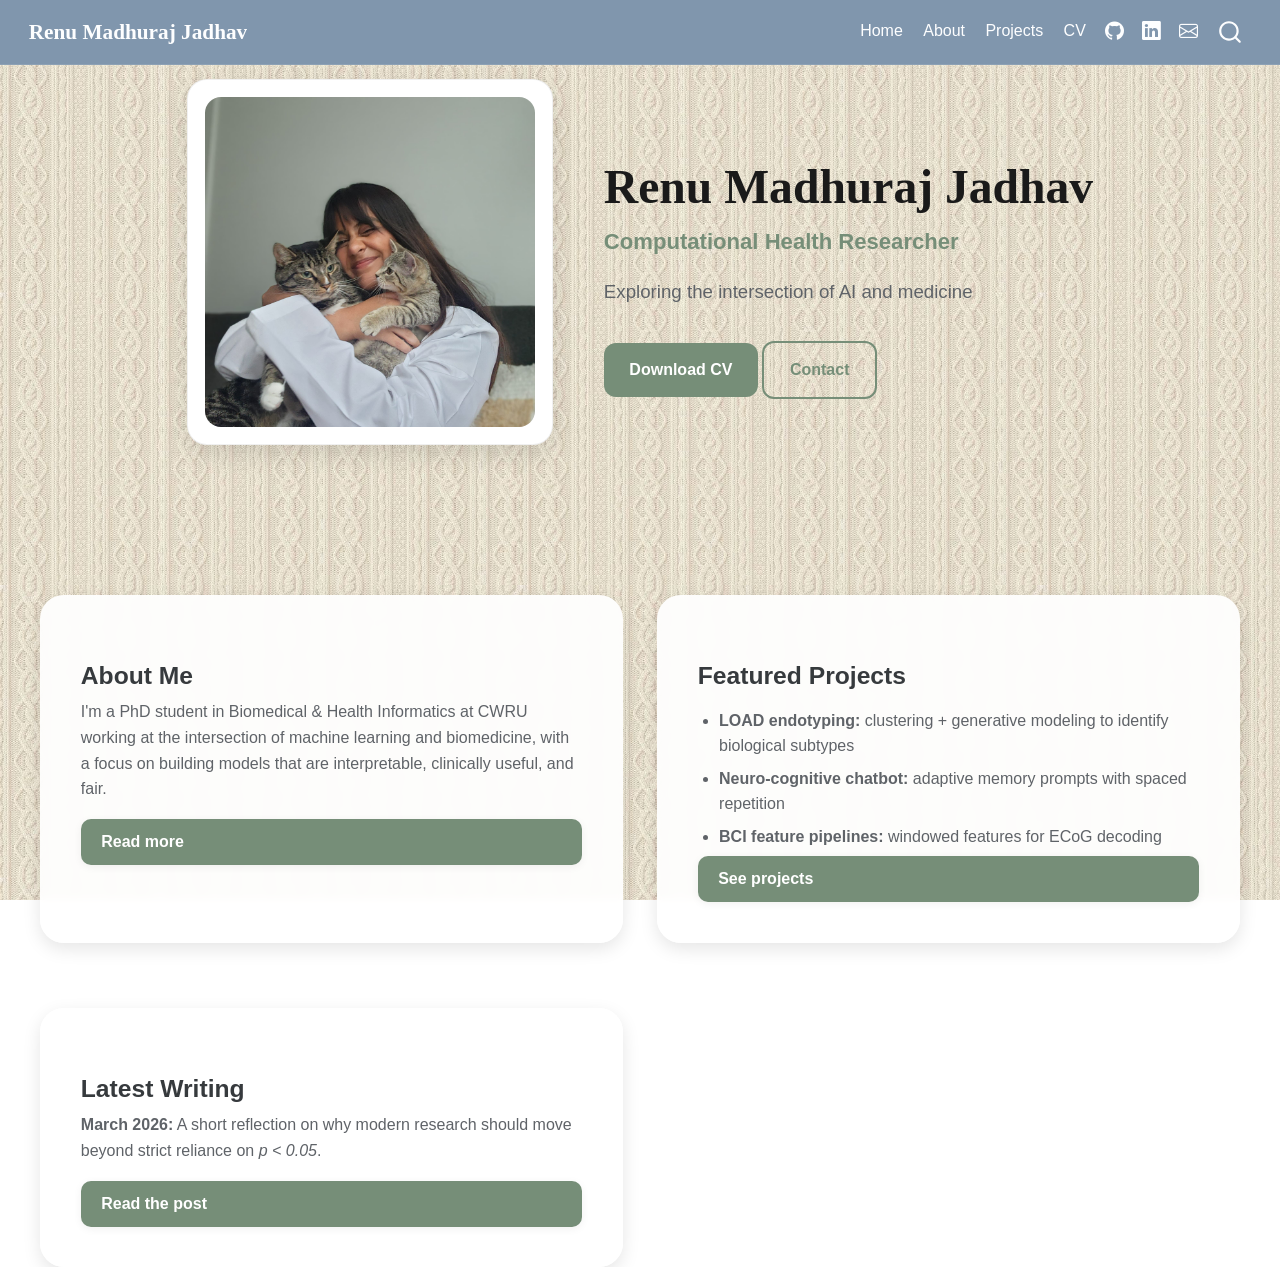
<file: index.html>
<!DOCTYPE html>
<html xmlns="http://www.w3.org/1999/xhtml" lang="en" xml:lang="en"><head>

<meta charset="utf-8">
<meta name="generator" content="quarto-1.6.42">

<meta name="viewport" content="width=device-width, initial-scale=1.0, user-scalable=yes">


<title>Renu Madhuraj Jadhav</title>
<style>
code{white-space: pre-wrap;}
span.smallcaps{font-variant: small-caps;}
div.columns{display: flex; gap: min(4vw, 1.5em);}
div.column{flex: auto; overflow-x: auto;}
div.hanging-indent{margin-left: 1.5em; text-indent: -1.5em;}
ul.task-list{list-style: none;}
ul.task-list li input[type="checkbox"] {
  width: 0.8em;
  margin: 0 0.8em 0.2em -1em; /* quarto-specific, see https://github.com/quarto-dev/quarto-cli/issues/4556 */ 
  vertical-align: middle;
}
</style>


<script src="site_libs/quarto-nav/quarto-nav.js"></script>
<script src="site_libs/quarto-nav/headroom.min.js"></script>
<script src="site_libs/clipboard/clipboard.min.js"></script>
<script src="site_libs/quarto-search/autocomplete.umd.js"></script>
<script src="site_libs/quarto-search/fuse.min.js"></script>
<script src="site_libs/quarto-search/quarto-search.js"></script>
<meta name="quarto:offset" content="./">
<script src="site_libs/quarto-html/quarto.js"></script>
<script src="site_libs/quarto-html/popper.min.js"></script>
<script src="site_libs/quarto-html/tippy.umd.min.js"></script>
<script src="site_libs/quarto-html/anchor.min.js"></script>
<link href="site_libs/quarto-html/tippy.css" rel="stylesheet">
<link href="site_libs/quarto-html/quarto-syntax-highlighting-2f5df379a58b258e96c21c0638c20c03.css" rel="stylesheet" id="quarto-text-highlighting-styles">
<script src="site_libs/bootstrap/bootstrap.min.js"></script>
<link href="site_libs/bootstrap/bootstrap-icons.css" rel="stylesheet">
<link href="site_libs/bootstrap/bootstrap-0cb5735cee7cc8ae56ecf7c7052d4876.min.css" rel="stylesheet" append-hash="true" id="quarto-bootstrap" data-mode="light">
<script id="quarto-search-options" type="application/json">{
  "location": "navbar",
  "copy-button": false,
  "collapse-after": 3,
  "panel-placement": "end",
  "type": "overlay",
  "limit": 50,
  "keyboard-shortcut": [
    "f",
    "/",
    "s"
  ],
  "show-item-context": false,
  "language": {
    "search-no-results-text": "No results",
    "search-matching-documents-text": "matching documents",
    "search-copy-link-title": "Copy link to search",
    "search-hide-matches-text": "Hide additional matches",
    "search-more-match-text": "more match in this document",
    "search-more-matches-text": "more matches in this document",
    "search-clear-button-title": "Clear",
    "search-text-placeholder": "",
    "search-detached-cancel-button-title": "Cancel",
    "search-submit-button-title": "Submit",
    "search-label": "Search"
  }
}</script>


<link rel="stylesheet" href="styles.css">
</head>

<body class="nav-fixed fullcontent">

<div id="quarto-search-results"></div>
  <header id="quarto-header" class="headroom fixed-top">
    <nav class="navbar navbar-expand-lg " data-bs-theme="dark">
      <div class="navbar-container container-fluid">
      <div class="navbar-brand-container mx-auto">
    <a class="navbar-brand" href="./index.html">
    <span class="navbar-title">Renu Madhuraj Jadhav</span>
    </a>
  </div>
            <div id="quarto-search" class="" title="Search"></div>
          <button class="navbar-toggler" type="button" data-bs-toggle="collapse" data-bs-target="#navbarCollapse" aria-controls="navbarCollapse" role="menu" aria-expanded="false" aria-label="Toggle navigation" onclick="if (window.quartoToggleHeadroom) { window.quartoToggleHeadroom(); }">
  <span class="navbar-toggler-icon"></span>
</button>
          <div class="collapse navbar-collapse" id="navbarCollapse">
            <ul class="navbar-nav navbar-nav-scroll ms-auto">
  <li class="nav-item">
    <a class="nav-link active" href="./index.html" aria-current="page"> 
<span class="menu-text">Home</span></a>
  </li>  
  <li class="nav-item">
    <a class="nav-link" href="./about.html"> 
<span class="menu-text">About</span></a>
  </li>  
  <li class="nav-item">
    <a class="nav-link" href="./projects.html"> 
<span class="menu-text">Projects</span></a>
  </li>  
  <li class="nav-item">
    <a class="nav-link" href="./cv.pdf"> 
<span class="menu-text">CV</span></a>
  </li>  
  <li class="nav-item compact">
    <a class="nav-link" href="https://github.com/renujadhav"> <i class="bi bi-github" role="img" aria-label="GitHub">
</i> 
<span class="menu-text"></span></a>
  </li>  
  <li class="nav-item compact">
    <a class="nav-link" href="https://linkedin.com/in/renumadhurajjadhav"> <i class="bi bi-linkedin" role="img" aria-label="LinkedIn">
</i> 
<span class="menu-text"></span></a>
  </li>  
  <li class="nav-item compact">
    <a class="nav-link" href="mailto:renu.m.jadhav01@gmail@com"> <i class="bi bi-envelope" role="img" aria-label="Email">
</i> 
<span class="menu-text"></span></a>
  </li>  
</ul>
          </div> <!-- /navcollapse -->
            <div class="quarto-navbar-tools">
</div>
      </div> <!-- /container-fluid -->
    </nav>
</header>
<!-- content -->
<div id="quarto-content" class="quarto-container page-layout-custom page-navbar">
<!-- sidebar -->
<!-- margin-sidebar -->
<!-- main -->




<style>
/* Background only for this page */
html, body {
  background: url("images/knit.jpg") top left / 520px repeat fixed;
  min-height: 100vh;
}

/* Make all Quarto containers transparent */ 
main, #quarto-content, .page-content, .content,
.quarto-container, .page-columns {
  background: transparent !important;
}
</style>

<section class="hero-section">
  <div class="hero-content">
    <div class="hero-photo-card">
      <img src="images/main.jpeg" alt="Renu Jadhav with her cats" class="hero-photo-clean">
    </div>
    <div class="hero-text">
      <h1 class="hero-name">Renu Madhuraj Jadhav</h1>
      <p class="hero-title">Computational Health Researcher</p>
      <p class="hero-tagline">Exploring the intersection of AI and medicine</p>
      <div class="hero-buttons">
        <a class="btn-primary" href="cv.pdf">Download CV</a>
        <a class="btn-ghost" href="mailto:renu.m.jadhav01@gmail.com">Contact</a>
      </div>
    </div>
  </div>
</section>

<div class="cards">
  <div class="card">
    <h3>About Me</h3>
    <p>I'm a PhD student in Biomedical &amp; Health Informatics at CWRU working at the intersection of machine learning and biomedicine, with a focus on building models that are interpretable, clinically useful, and fair.</p>
    <a href="./about.html" class="link">Read more</a>
  </div>
  <div class="card">
    <h3>Featured Projects</h3>
    <ul class="bullets">
      <li><strong>LOAD endotyping:</strong> clustering + generative modeling to identify biological subtypes</li>
      <li><strong>Neuro-cognitive chatbot:</strong> adaptive memory prompts with spaced repetition</li>
      <li><strong>BCI feature pipelines:</strong> windowed features for ECoG decoding</li>
    </ul>
    <a href="./projects.html" class="link">See projects</a>
  </div>
</div>
<section class="cards">
  <div class="card">
    <h3>Latest Writing</h3>
    <p><strong>March 2026:</strong> A short reflection on why modern research should move beyond strict reliance on <em>p &lt; 0.05</em>.</p>
    <a href="blog.html" class="link">Read the post</a>
  </div>
</section>


<script id="quarto-html-after-body" type="application/javascript">
window.document.addEventListener("DOMContentLoaded", function (event) {
  const toggleBodyColorMode = (bsSheetEl) => {
    const mode = bsSheetEl.getAttribute("data-mode");
    const bodyEl = window.document.querySelector("body");
    if (mode === "dark") {
      bodyEl.classList.add("quarto-dark");
      bodyEl.classList.remove("quarto-light");
    } else {
      bodyEl.classList.add("quarto-light");
      bodyEl.classList.remove("quarto-dark");
    }
  }
  const toggleBodyColorPrimary = () => {
    const bsSheetEl = window.document.querySelector("link#quarto-bootstrap");
    if (bsSheetEl) {
      toggleBodyColorMode(bsSheetEl);
    }
  }
  toggleBodyColorPrimary();  
  const icon = "";
  const anchorJS = new window.AnchorJS();
  anchorJS.options = {
    placement: 'right',
    icon: icon
  };
  anchorJS.add('.anchored');
  const isCodeAnnotation = (el) => {
    for (const clz of el.classList) {
      if (clz.startsWith('code-annotation-')) {                     
        return true;
      }
    }
    return false;
  }
  const onCopySuccess = function(e) {
    // button target
    const button = e.trigger;
    // don't keep focus
    button.blur();
    // flash "checked"
    button.classList.add('code-copy-button-checked');
    var currentTitle = button.getAttribute("title");
    button.setAttribute("title", "Copied!");
    let tooltip;
    if (window.bootstrap) {
      button.setAttribute("data-bs-toggle", "tooltip");
      button.setAttribute("data-bs-placement", "left");
      button.setAttribute("data-bs-title", "Copied!");
      tooltip = new bootstrap.Tooltip(button, 
        { trigger: "manual", 
          customClass: "code-copy-button-tooltip",
          offset: [0, -8]});
      tooltip.show();    
    }
    setTimeout(function() {
      if (tooltip) {
        tooltip.hide();
        button.removeAttribute("data-bs-title");
        button.removeAttribute("data-bs-toggle");
        button.removeAttribute("data-bs-placement");
      }
      button.setAttribute("title", currentTitle);
      button.classList.remove('code-copy-button-checked');
    }, 1000);
    // clear code selection
    e.clearSelection();
  }
  const getTextToCopy = function(trigger) {
      const codeEl = trigger.previousElementSibling.cloneNode(true);
      for (const childEl of codeEl.children) {
        if (isCodeAnnotation(childEl)) {
          childEl.remove();
        }
      }
      return codeEl.innerText;
  }
  const clipboard = new window.ClipboardJS('.code-copy-button:not([data-in-quarto-modal])', {
    text: getTextToCopy
  });
  clipboard.on('success', onCopySuccess);
  if (window.document.getElementById('quarto-embedded-source-code-modal')) {
    const clipboardModal = new window.ClipboardJS('.code-copy-button[data-in-quarto-modal]', {
      text: getTextToCopy,
      container: window.document.getElementById('quarto-embedded-source-code-modal')
    });
    clipboardModal.on('success', onCopySuccess);
  }
    var localhostRegex = new RegExp(/^(?:http|https):\/\/localhost\:?[0-9]*\//);
    var mailtoRegex = new RegExp(/^mailto:/);
      var filterRegex = new RegExp('/' + window.location.host + '/');
    var isInternal = (href) => {
        return filterRegex.test(href) || localhostRegex.test(href) || mailtoRegex.test(href);
    }
    // Inspect non-navigation links and adorn them if external
 	var links = window.document.querySelectorAll('a[href]:not(.nav-link):not(.navbar-brand):not(.toc-action):not(.sidebar-link):not(.sidebar-item-toggle):not(.pagination-link):not(.no-external):not([aria-hidden]):not(.dropdown-item):not(.quarto-navigation-tool):not(.about-link)');
    for (var i=0; i<links.length; i++) {
      const link = links[i];
      if (!isInternal(link.href)) {
        // undo the damage that might have been done by quarto-nav.js in the case of
        // links that we want to consider external
        if (link.dataset.originalHref !== undefined) {
          link.href = link.dataset.originalHref;
        }
      }
    }
  function tippyHover(el, contentFn, onTriggerFn, onUntriggerFn) {
    const config = {
      allowHTML: true,
      maxWidth: 500,
      delay: 100,
      arrow: false,
      appendTo: function(el) {
          return el.parentElement;
      },
      interactive: true,
      interactiveBorder: 10,
      theme: 'quarto',
      placement: 'bottom-start',
    };
    if (contentFn) {
      config.content = contentFn;
    }
    if (onTriggerFn) {
      config.onTrigger = onTriggerFn;
    }
    if (onUntriggerFn) {
      config.onUntrigger = onUntriggerFn;
    }
    window.tippy(el, config); 
  }
  const noterefs = window.document.querySelectorAll('a[role="doc-noteref"]');
  for (var i=0; i<noterefs.length; i++) {
    const ref = noterefs[i];
    tippyHover(ref, function() {
      // use id or data attribute instead here
      let href = ref.getAttribute('data-footnote-href') || ref.getAttribute('href');
      try { href = new URL(href).hash; } catch {}
      const id = href.replace(/^#\/?/, "");
      const note = window.document.getElementById(id);
      if (note) {
        return note.innerHTML;
      } else {
        return "";
      }
    });
  }
  const xrefs = window.document.querySelectorAll('a.quarto-xref');
  const processXRef = (id, note) => {
    // Strip column container classes
    const stripColumnClz = (el) => {
      el.classList.remove("page-full", "page-columns");
      if (el.children) {
        for (const child of el.children) {
          stripColumnClz(child);
        }
      }
    }
    stripColumnClz(note)
    if (id === null || id.startsWith('sec-')) {
      // Special case sections, only their first couple elements
      const container = document.createElement("div");
      if (note.children && note.children.length > 2) {
        container.appendChild(note.children[0].cloneNode(true));
        for (let i = 1; i < note.children.length; i++) {
          const child = note.children[i];
          if (child.tagName === "P" && child.innerText === "") {
            continue;
          } else {
            container.appendChild(child.cloneNode(true));
            break;
          }
        }
        if (window.Quarto?.typesetMath) {
          window.Quarto.typesetMath(container);
        }
        return container.innerHTML
      } else {
        if (window.Quarto?.typesetMath) {
          window.Quarto.typesetMath(note);
        }
        return note.innerHTML;
      }
    } else {
      // Remove any anchor links if they are present
      const anchorLink = note.querySelector('a.anchorjs-link');
      if (anchorLink) {
        anchorLink.remove();
      }
      if (window.Quarto?.typesetMath) {
        window.Quarto.typesetMath(note);
      }
      if (note.classList.contains("callout")) {
        return note.outerHTML;
      } else {
        return note.innerHTML;
      }
    }
  }
  for (var i=0; i<xrefs.length; i++) {
    const xref = xrefs[i];
    tippyHover(xref, undefined, function(instance) {
      instance.disable();
      let url = xref.getAttribute('href');
      let hash = undefined; 
      if (url.startsWith('#')) {
        hash = url;
      } else {
        try { hash = new URL(url).hash; } catch {}
      }
      if (hash) {
        const id = hash.replace(/^#\/?/, "");
        const note = window.document.getElementById(id);
        if (note !== null) {
          try {
            const html = processXRef(id, note.cloneNode(true));
            instance.setContent(html);
          } finally {
            instance.enable();
            instance.show();
          }
        } else {
          // See if we can fetch this
          fetch(url.split('#')[0])
          .then(res => res.text())
          .then(html => {
            const parser = new DOMParser();
            const htmlDoc = parser.parseFromString(html, "text/html");
            const note = htmlDoc.getElementById(id);
            if (note !== null) {
              const html = processXRef(id, note);
              instance.setContent(html);
            } 
          }).finally(() => {
            instance.enable();
            instance.show();
          });
        }
      } else {
        // See if we can fetch a full url (with no hash to target)
        // This is a special case and we should probably do some content thinning / targeting
        fetch(url)
        .then(res => res.text())
        .then(html => {
          const parser = new DOMParser();
          const htmlDoc = parser.parseFromString(html, "text/html");
          const note = htmlDoc.querySelector('main.content');
          if (note !== null) {
            // This should only happen for chapter cross references
            // (since there is no id in the URL)
            // remove the first header
            if (note.children.length > 0 && note.children[0].tagName === "HEADER") {
              note.children[0].remove();
            }
            const html = processXRef(null, note);
            instance.setContent(html);
          } 
        }).finally(() => {
          instance.enable();
          instance.show();
        });
      }
    }, function(instance) {
    });
  }
      let selectedAnnoteEl;
      const selectorForAnnotation = ( cell, annotation) => {
        let cellAttr = 'data-code-cell="' + cell + '"';
        let lineAttr = 'data-code-annotation="' +  annotation + '"';
        const selector = 'span[' + cellAttr + '][' + lineAttr + ']';
        return selector;
      }
      const selectCodeLines = (annoteEl) => {
        const doc = window.document;
        const targetCell = annoteEl.getAttribute("data-target-cell");
        const targetAnnotation = annoteEl.getAttribute("data-target-annotation");
        const annoteSpan = window.document.querySelector(selectorForAnnotation(targetCell, targetAnnotation));
        const lines = annoteSpan.getAttribute("data-code-lines").split(",");
        const lineIds = lines.map((line) => {
          return targetCell + "-" + line;
        })
        let top = null;
        let height = null;
        let parent = null;
        if (lineIds.length > 0) {
            //compute the position of the single el (top and bottom and make a div)
            const el = window.document.getElementById(lineIds[0]);
            top = el.offsetTop;
            height = el.offsetHeight;
            parent = el.parentElement.parentElement;
          if (lineIds.length > 1) {
            const lastEl = window.document.getElementById(lineIds[lineIds.length - 1]);
            const bottom = lastEl.offsetTop + lastEl.offsetHeight;
            height = bottom - top;
          }
          if (top !== null && height !== null && parent !== null) {
            // cook up a div (if necessary) and position it 
            let div = window.document.getElementById("code-annotation-line-highlight");
            if (div === null) {
              div = window.document.createElement("div");
              div.setAttribute("id", "code-annotation-line-highlight");
              div.style.position = 'absolute';
              parent.appendChild(div);
            }
            div.style.top = top - 2 + "px";
            div.style.height = height + 4 + "px";
            div.style.left = 0;
            let gutterDiv = window.document.getElementById("code-annotation-line-highlight-gutter");
            if (gutterDiv === null) {
              gutterDiv = window.document.createElement("div");
              gutterDiv.setAttribute("id", "code-annotation-line-highlight-gutter");
              gutterDiv.style.position = 'absolute';
              const codeCell = window.document.getElementById(targetCell);
              const gutter = codeCell.querySelector('.code-annotation-gutter');
              gutter.appendChild(gutterDiv);
            }
            gutterDiv.style.top = top - 2 + "px";
            gutterDiv.style.height = height + 4 + "px";
          }
          selectedAnnoteEl = annoteEl;
        }
      };
      const unselectCodeLines = () => {
        const elementsIds = ["code-annotation-line-highlight", "code-annotation-line-highlight-gutter"];
        elementsIds.forEach((elId) => {
          const div = window.document.getElementById(elId);
          if (div) {
            div.remove();
          }
        });
        selectedAnnoteEl = undefined;
      };
        // Handle positioning of the toggle
    window.addEventListener(
      "resize",
      throttle(() => {
        elRect = undefined;
        if (selectedAnnoteEl) {
          selectCodeLines(selectedAnnoteEl);
        }
      }, 10)
    );
    function throttle(fn, ms) {
    let throttle = false;
    let timer;
      return (...args) => {
        if(!throttle) { // first call gets through
            fn.apply(this, args);
            throttle = true;
        } else { // all the others get throttled
            if(timer) clearTimeout(timer); // cancel #2
            timer = setTimeout(() => {
              fn.apply(this, args);
              timer = throttle = false;
            }, ms);
        }
      };
    }
      // Attach click handler to the DT
      const annoteDls = window.document.querySelectorAll('dt[data-target-cell]');
      for (const annoteDlNode of annoteDls) {
        annoteDlNode.addEventListener('click', (event) => {
          const clickedEl = event.target;
          if (clickedEl !== selectedAnnoteEl) {
            unselectCodeLines();
            const activeEl = window.document.querySelector('dt[data-target-cell].code-annotation-active');
            if (activeEl) {
              activeEl.classList.remove('code-annotation-active');
            }
            selectCodeLines(clickedEl);
            clickedEl.classList.add('code-annotation-active');
          } else {
            // Unselect the line
            unselectCodeLines();
            clickedEl.classList.remove('code-annotation-active');
          }
        });
      }
  const findCites = (el) => {
    const parentEl = el.parentElement;
    if (parentEl) {
      const cites = parentEl.dataset.cites;
      if (cites) {
        return {
          el,
          cites: cites.split(' ')
        };
      } else {
        return findCites(el.parentElement)
      }
    } else {
      return undefined;
    }
  };
  var bibliorefs = window.document.querySelectorAll('a[role="doc-biblioref"]');
  for (var i=0; i<bibliorefs.length; i++) {
    const ref = bibliorefs[i];
    const citeInfo = findCites(ref);
    if (citeInfo) {
      tippyHover(citeInfo.el, function() {
        var popup = window.document.createElement('div');
        citeInfo.cites.forEach(function(cite) {
          var citeDiv = window.document.createElement('div');
          citeDiv.classList.add('hanging-indent');
          citeDiv.classList.add('csl-entry');
          var biblioDiv = window.document.getElementById('ref-' + cite);
          if (biblioDiv) {
            citeDiv.innerHTML = biblioDiv.innerHTML;
          }
          popup.appendChild(citeDiv);
        });
        return popup.innerHTML;
      });
    }
  }
});
</script>
</div> <!-- /content -->




</body></html>
</file>
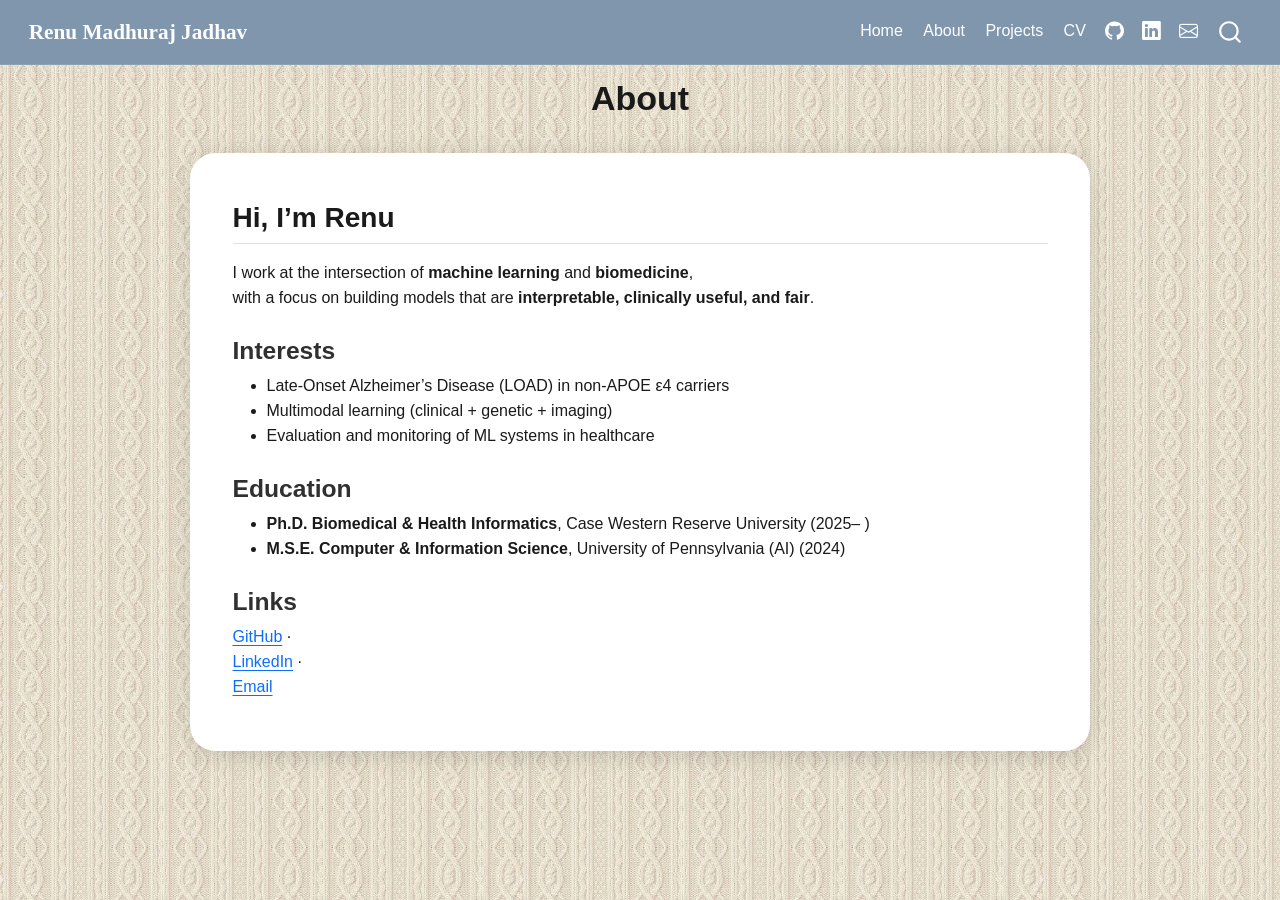
<file: about.html>
<!DOCTYPE html>
<html xmlns="http://www.w3.org/1999/xhtml" lang="en" xml:lang="en"><head>

<meta charset="utf-8">
<meta name="generator" content="quarto-1.6.42">

<meta name="viewport" content="width=device-width, initial-scale=1.0, user-scalable=yes">


<title>About – Renu Madhuraj Jadhav</title>
<style>
code{white-space: pre-wrap;}
span.smallcaps{font-variant: small-caps;}
div.columns{display: flex; gap: min(4vw, 1.5em);}
div.column{flex: auto; overflow-x: auto;}
div.hanging-indent{margin-left: 1.5em; text-indent: -1.5em;}
ul.task-list{list-style: none;}
ul.task-list li input[type="checkbox"] {
  width: 0.8em;
  margin: 0 0.8em 0.2em -1em; /* quarto-specific, see https://github.com/quarto-dev/quarto-cli/issues/4556 */ 
  vertical-align: middle;
}
</style>


<script src="site_libs/quarto-nav/quarto-nav.js"></script>
<script src="site_libs/quarto-nav/headroom.min.js"></script>
<script src="site_libs/clipboard/clipboard.min.js"></script>
<script src="site_libs/quarto-search/autocomplete.umd.js"></script>
<script src="site_libs/quarto-search/fuse.min.js"></script>
<script src="site_libs/quarto-search/quarto-search.js"></script>
<meta name="quarto:offset" content="./">
<script src="site_libs/quarto-html/quarto.js"></script>
<script src="site_libs/quarto-html/popper.min.js"></script>
<script src="site_libs/quarto-html/tippy.umd.min.js"></script>
<script src="site_libs/quarto-html/anchor.min.js"></script>
<link href="site_libs/quarto-html/tippy.css" rel="stylesheet">
<link href="site_libs/quarto-html/quarto-syntax-highlighting-2f5df379a58b258e96c21c0638c20c03.css" rel="stylesheet" id="quarto-text-highlighting-styles">
<script src="site_libs/bootstrap/bootstrap.min.js"></script>
<link href="site_libs/bootstrap/bootstrap-icons.css" rel="stylesheet">
<link href="site_libs/bootstrap/bootstrap-0cb5735cee7cc8ae56ecf7c7052d4876.min.css" rel="stylesheet" append-hash="true" id="quarto-bootstrap" data-mode="light">
<script id="quarto-search-options" type="application/json">{
  "location": "navbar",
  "copy-button": false,
  "collapse-after": 3,
  "panel-placement": "end",
  "type": "overlay",
  "limit": 50,
  "keyboard-shortcut": [
    "f",
    "/",
    "s"
  ],
  "show-item-context": false,
  "language": {
    "search-no-results-text": "No results",
    "search-matching-documents-text": "matching documents",
    "search-copy-link-title": "Copy link to search",
    "search-hide-matches-text": "Hide additional matches",
    "search-more-match-text": "more match in this document",
    "search-more-matches-text": "more matches in this document",
    "search-clear-button-title": "Clear",
    "search-text-placeholder": "",
    "search-detached-cancel-button-title": "Cancel",
    "search-submit-button-title": "Submit",
    "search-label": "Search"
  }
}</script>


<link rel="stylesheet" href="styles.css">
</head>

<body class="nav-fixed fullcontent">

<div id="quarto-search-results"></div>
  <header id="quarto-header" class="headroom fixed-top">
    <nav class="navbar navbar-expand-lg " data-bs-theme="dark">
      <div class="navbar-container container-fluid">
      <div class="navbar-brand-container mx-auto">
    <a class="navbar-brand" href="./index.html">
    <span class="navbar-title">Renu Madhuraj Jadhav</span>
    </a>
  </div>
            <div id="quarto-search" class="" title="Search"></div>
          <button class="navbar-toggler" type="button" data-bs-toggle="collapse" data-bs-target="#navbarCollapse" aria-controls="navbarCollapse" role="menu" aria-expanded="false" aria-label="Toggle navigation" onclick="if (window.quartoToggleHeadroom) { window.quartoToggleHeadroom(); }">
  <span class="navbar-toggler-icon"></span>
</button>
          <div class="collapse navbar-collapse" id="navbarCollapse">
            <ul class="navbar-nav navbar-nav-scroll ms-auto">
  <li class="nav-item">
    <a class="nav-link" href="./index.html"> 
<span class="menu-text">Home</span></a>
  </li>  
  <li class="nav-item">
    <a class="nav-link active" href="./about.html" aria-current="page"> 
<span class="menu-text">About</span></a>
  </li>  
  <li class="nav-item">
    <a class="nav-link" href="./projects.html"> 
<span class="menu-text">Projects</span></a>
  </li>  
  <li class="nav-item">
    <a class="nav-link" href="./cv.pdf"> 
<span class="menu-text">CV</span></a>
  </li>  
  <li class="nav-item compact">
    <a class="nav-link" href="https://github.com/renujadhav"> <i class="bi bi-github" role="img" aria-label="GitHub">
</i> 
<span class="menu-text"></span></a>
  </li>  
  <li class="nav-item compact">
    <a class="nav-link" href="https://linkedin.com/in/renumadhurajjadhav"> <i class="bi bi-linkedin" role="img" aria-label="LinkedIn">
</i> 
<span class="menu-text"></span></a>
  </li>  
  <li class="nav-item compact">
    <a class="nav-link" href="mailto:renu.m.jadhav01@gmail@com"> <i class="bi bi-envelope" role="img" aria-label="Email">
</i> 
<span class="menu-text"></span></a>
  </li>  
</ul>
          </div> <!-- /navcollapse -->
            <div class="quarto-navbar-tools">
</div>
      </div> <!-- /container-fluid -->
    </nav>
</header>
<!-- content -->
<div id="quarto-content" class="quarto-container page-layout-custom page-navbar">
<!-- sidebar -->
<!-- margin-sidebar -->
<!-- main -->

<header id="title-block-header" class="quarto-title-block default">
<div class="quarto-title">
<h1 class="title">About</h1>
</div>



<div class="quarto-title-meta">

    
  
    
  </div>
  


</header>


<section id="hi-im-renu" class="level2 about-card">
<h2 data-anchor-id="hi-im-renu">Hi, I’m Renu</h2>
<p>I work at the intersection of <strong>machine learning</strong> and <strong>biomedicine</strong>,<br>
with a focus on building models that are <strong>interpretable, clinically useful, and fair</strong>.</p>
<section id="interests" class="level3">
<h3 data-anchor-id="interests">Interests</h3>
<ul>
<li>Late-Onset Alzheimer’s Disease (LOAD) in non-APOE ε4 carriers</li>
<li>Multimodal learning (clinical + genetic + imaging)</li>
<li>Evaluation and monitoring of ML systems in healthcare</li>
</ul>
</section>
<section id="education" class="level3">
<h3 data-anchor-id="education">Education</h3>
<ul>
<li><strong>Ph.D.&nbsp;Biomedical &amp; Health Informatics</strong>, Case Western Reserve University (2025– )</li>
<li><strong>M.S.E. Computer &amp; Information Science</strong>, University of Pennsylvania (AI) (2024)</li>
</ul>
</section>
<section id="links" class="level3">
<h3 data-anchor-id="links">Links</h3>
<p><a href="https://github.com/renujadhav">GitHub</a> ·<br>
<a href="https://linkedin.com/in/renumadhurajjadhav">LinkedIn</a> ·<br>
<a href="mailto:renu.m.jadhav01@gmail.com">Email</a></p>
</section>
</section>




<script id="quarto-html-after-body" type="application/javascript">
window.document.addEventListener("DOMContentLoaded", function (event) {
  const toggleBodyColorMode = (bsSheetEl) => {
    const mode = bsSheetEl.getAttribute("data-mode");
    const bodyEl = window.document.querySelector("body");
    if (mode === "dark") {
      bodyEl.classList.add("quarto-dark");
      bodyEl.classList.remove("quarto-light");
    } else {
      bodyEl.classList.add("quarto-light");
      bodyEl.classList.remove("quarto-dark");
    }
  }
  const toggleBodyColorPrimary = () => {
    const bsSheetEl = window.document.querySelector("link#quarto-bootstrap");
    if (bsSheetEl) {
      toggleBodyColorMode(bsSheetEl);
    }
  }
  toggleBodyColorPrimary();  
  const icon = "";
  const anchorJS = new window.AnchorJS();
  anchorJS.options = {
    placement: 'right',
    icon: icon
  };
  anchorJS.add('.anchored');
  const isCodeAnnotation = (el) => {
    for (const clz of el.classList) {
      if (clz.startsWith('code-annotation-')) {                     
        return true;
      }
    }
    return false;
  }
  const onCopySuccess = function(e) {
    // button target
    const button = e.trigger;
    // don't keep focus
    button.blur();
    // flash "checked"
    button.classList.add('code-copy-button-checked');
    var currentTitle = button.getAttribute("title");
    button.setAttribute("title", "Copied!");
    let tooltip;
    if (window.bootstrap) {
      button.setAttribute("data-bs-toggle", "tooltip");
      button.setAttribute("data-bs-placement", "left");
      button.setAttribute("data-bs-title", "Copied!");
      tooltip = new bootstrap.Tooltip(button, 
        { trigger: "manual", 
          customClass: "code-copy-button-tooltip",
          offset: [0, -8]});
      tooltip.show();    
    }
    setTimeout(function() {
      if (tooltip) {
        tooltip.hide();
        button.removeAttribute("data-bs-title");
        button.removeAttribute("data-bs-toggle");
        button.removeAttribute("data-bs-placement");
      }
      button.setAttribute("title", currentTitle);
      button.classList.remove('code-copy-button-checked');
    }, 1000);
    // clear code selection
    e.clearSelection();
  }
  const getTextToCopy = function(trigger) {
      const codeEl = trigger.previousElementSibling.cloneNode(true);
      for (const childEl of codeEl.children) {
        if (isCodeAnnotation(childEl)) {
          childEl.remove();
        }
      }
      return codeEl.innerText;
  }
  const clipboard = new window.ClipboardJS('.code-copy-button:not([data-in-quarto-modal])', {
    text: getTextToCopy
  });
  clipboard.on('success', onCopySuccess);
  if (window.document.getElementById('quarto-embedded-source-code-modal')) {
    const clipboardModal = new window.ClipboardJS('.code-copy-button[data-in-quarto-modal]', {
      text: getTextToCopy,
      container: window.document.getElementById('quarto-embedded-source-code-modal')
    });
    clipboardModal.on('success', onCopySuccess);
  }
    var localhostRegex = new RegExp(/^(?:http|https):\/\/localhost\:?[0-9]*\//);
    var mailtoRegex = new RegExp(/^mailto:/);
      var filterRegex = new RegExp('/' + window.location.host + '/');
    var isInternal = (href) => {
        return filterRegex.test(href) || localhostRegex.test(href) || mailtoRegex.test(href);
    }
    // Inspect non-navigation links and adorn them if external
 	var links = window.document.querySelectorAll('a[href]:not(.nav-link):not(.navbar-brand):not(.toc-action):not(.sidebar-link):not(.sidebar-item-toggle):not(.pagination-link):not(.no-external):not([aria-hidden]):not(.dropdown-item):not(.quarto-navigation-tool):not(.about-link)');
    for (var i=0; i<links.length; i++) {
      const link = links[i];
      if (!isInternal(link.href)) {
        // undo the damage that might have been done by quarto-nav.js in the case of
        // links that we want to consider external
        if (link.dataset.originalHref !== undefined) {
          link.href = link.dataset.originalHref;
        }
      }
    }
  function tippyHover(el, contentFn, onTriggerFn, onUntriggerFn) {
    const config = {
      allowHTML: true,
      maxWidth: 500,
      delay: 100,
      arrow: false,
      appendTo: function(el) {
          return el.parentElement;
      },
      interactive: true,
      interactiveBorder: 10,
      theme: 'quarto',
      placement: 'bottom-start',
    };
    if (contentFn) {
      config.content = contentFn;
    }
    if (onTriggerFn) {
      config.onTrigger = onTriggerFn;
    }
    if (onUntriggerFn) {
      config.onUntrigger = onUntriggerFn;
    }
    window.tippy(el, config); 
  }
  const noterefs = window.document.querySelectorAll('a[role="doc-noteref"]');
  for (var i=0; i<noterefs.length; i++) {
    const ref = noterefs[i];
    tippyHover(ref, function() {
      // use id or data attribute instead here
      let href = ref.getAttribute('data-footnote-href') || ref.getAttribute('href');
      try { href = new URL(href).hash; } catch {}
      const id = href.replace(/^#\/?/, "");
      const note = window.document.getElementById(id);
      if (note) {
        return note.innerHTML;
      } else {
        return "";
      }
    });
  }
  const xrefs = window.document.querySelectorAll('a.quarto-xref');
  const processXRef = (id, note) => {
    // Strip column container classes
    const stripColumnClz = (el) => {
      el.classList.remove("page-full", "page-columns");
      if (el.children) {
        for (const child of el.children) {
          stripColumnClz(child);
        }
      }
    }
    stripColumnClz(note)
    if (id === null || id.startsWith('sec-')) {
      // Special case sections, only their first couple elements
      const container = document.createElement("div");
      if (note.children && note.children.length > 2) {
        container.appendChild(note.children[0].cloneNode(true));
        for (let i = 1; i < note.children.length; i++) {
          const child = note.children[i];
          if (child.tagName === "P" && child.innerText === "") {
            continue;
          } else {
            container.appendChild(child.cloneNode(true));
            break;
          }
        }
        if (window.Quarto?.typesetMath) {
          window.Quarto.typesetMath(container);
        }
        return container.innerHTML
      } else {
        if (window.Quarto?.typesetMath) {
          window.Quarto.typesetMath(note);
        }
        return note.innerHTML;
      }
    } else {
      // Remove any anchor links if they are present
      const anchorLink = note.querySelector('a.anchorjs-link');
      if (anchorLink) {
        anchorLink.remove();
      }
      if (window.Quarto?.typesetMath) {
        window.Quarto.typesetMath(note);
      }
      if (note.classList.contains("callout")) {
        return note.outerHTML;
      } else {
        return note.innerHTML;
      }
    }
  }
  for (var i=0; i<xrefs.length; i++) {
    const xref = xrefs[i];
    tippyHover(xref, undefined, function(instance) {
      instance.disable();
      let url = xref.getAttribute('href');
      let hash = undefined; 
      if (url.startsWith('#')) {
        hash = url;
      } else {
        try { hash = new URL(url).hash; } catch {}
      }
      if (hash) {
        const id = hash.replace(/^#\/?/, "");
        const note = window.document.getElementById(id);
        if (note !== null) {
          try {
            const html = processXRef(id, note.cloneNode(true));
            instance.setContent(html);
          } finally {
            instance.enable();
            instance.show();
          }
        } else {
          // See if we can fetch this
          fetch(url.split('#')[0])
          .then(res => res.text())
          .then(html => {
            const parser = new DOMParser();
            const htmlDoc = parser.parseFromString(html, "text/html");
            const note = htmlDoc.getElementById(id);
            if (note !== null) {
              const html = processXRef(id, note);
              instance.setContent(html);
            } 
          }).finally(() => {
            instance.enable();
            instance.show();
          });
        }
      } else {
        // See if we can fetch a full url (with no hash to target)
        // This is a special case and we should probably do some content thinning / targeting
        fetch(url)
        .then(res => res.text())
        .then(html => {
          const parser = new DOMParser();
          const htmlDoc = parser.parseFromString(html, "text/html");
          const note = htmlDoc.querySelector('main.content');
          if (note !== null) {
            // This should only happen for chapter cross references
            // (since there is no id in the URL)
            // remove the first header
            if (note.children.length > 0 && note.children[0].tagName === "HEADER") {
              note.children[0].remove();
            }
            const html = processXRef(null, note);
            instance.setContent(html);
          } 
        }).finally(() => {
          instance.enable();
          instance.show();
        });
      }
    }, function(instance) {
    });
  }
      let selectedAnnoteEl;
      const selectorForAnnotation = ( cell, annotation) => {
        let cellAttr = 'data-code-cell="' + cell + '"';
        let lineAttr = 'data-code-annotation="' +  annotation + '"';
        const selector = 'span[' + cellAttr + '][' + lineAttr + ']';
        return selector;
      }
      const selectCodeLines = (annoteEl) => {
        const doc = window.document;
        const targetCell = annoteEl.getAttribute("data-target-cell");
        const targetAnnotation = annoteEl.getAttribute("data-target-annotation");
        const annoteSpan = window.document.querySelector(selectorForAnnotation(targetCell, targetAnnotation));
        const lines = annoteSpan.getAttribute("data-code-lines").split(",");
        const lineIds = lines.map((line) => {
          return targetCell + "-" + line;
        })
        let top = null;
        let height = null;
        let parent = null;
        if (lineIds.length > 0) {
            //compute the position of the single el (top and bottom and make a div)
            const el = window.document.getElementById(lineIds[0]);
            top = el.offsetTop;
            height = el.offsetHeight;
            parent = el.parentElement.parentElement;
          if (lineIds.length > 1) {
            const lastEl = window.document.getElementById(lineIds[lineIds.length - 1]);
            const bottom = lastEl.offsetTop + lastEl.offsetHeight;
            height = bottom - top;
          }
          if (top !== null && height !== null && parent !== null) {
            // cook up a div (if necessary) and position it 
            let div = window.document.getElementById("code-annotation-line-highlight");
            if (div === null) {
              div = window.document.createElement("div");
              div.setAttribute("id", "code-annotation-line-highlight");
              div.style.position = 'absolute';
              parent.appendChild(div);
            }
            div.style.top = top - 2 + "px";
            div.style.height = height + 4 + "px";
            div.style.left = 0;
            let gutterDiv = window.document.getElementById("code-annotation-line-highlight-gutter");
            if (gutterDiv === null) {
              gutterDiv = window.document.createElement("div");
              gutterDiv.setAttribute("id", "code-annotation-line-highlight-gutter");
              gutterDiv.style.position = 'absolute';
              const codeCell = window.document.getElementById(targetCell);
              const gutter = codeCell.querySelector('.code-annotation-gutter');
              gutter.appendChild(gutterDiv);
            }
            gutterDiv.style.top = top - 2 + "px";
            gutterDiv.style.height = height + 4 + "px";
          }
          selectedAnnoteEl = annoteEl;
        }
      };
      const unselectCodeLines = () => {
        const elementsIds = ["code-annotation-line-highlight", "code-annotation-line-highlight-gutter"];
        elementsIds.forEach((elId) => {
          const div = window.document.getElementById(elId);
          if (div) {
            div.remove();
          }
        });
        selectedAnnoteEl = undefined;
      };
        // Handle positioning of the toggle
    window.addEventListener(
      "resize",
      throttle(() => {
        elRect = undefined;
        if (selectedAnnoteEl) {
          selectCodeLines(selectedAnnoteEl);
        }
      }, 10)
    );
    function throttle(fn, ms) {
    let throttle = false;
    let timer;
      return (...args) => {
        if(!throttle) { // first call gets through
            fn.apply(this, args);
            throttle = true;
        } else { // all the others get throttled
            if(timer) clearTimeout(timer); // cancel #2
            timer = setTimeout(() => {
              fn.apply(this, args);
              timer = throttle = false;
            }, ms);
        }
      };
    }
      // Attach click handler to the DT
      const annoteDls = window.document.querySelectorAll('dt[data-target-cell]');
      for (const annoteDlNode of annoteDls) {
        annoteDlNode.addEventListener('click', (event) => {
          const clickedEl = event.target;
          if (clickedEl !== selectedAnnoteEl) {
            unselectCodeLines();
            const activeEl = window.document.querySelector('dt[data-target-cell].code-annotation-active');
            if (activeEl) {
              activeEl.classList.remove('code-annotation-active');
            }
            selectCodeLines(clickedEl);
            clickedEl.classList.add('code-annotation-active');
          } else {
            // Unselect the line
            unselectCodeLines();
            clickedEl.classList.remove('code-annotation-active');
          }
        });
      }
  const findCites = (el) => {
    const parentEl = el.parentElement;
    if (parentEl) {
      const cites = parentEl.dataset.cites;
      if (cites) {
        return {
          el,
          cites: cites.split(' ')
        };
      } else {
        return findCites(el.parentElement)
      }
    } else {
      return undefined;
    }
  };
  var bibliorefs = window.document.querySelectorAll('a[role="doc-biblioref"]');
  for (var i=0; i<bibliorefs.length; i++) {
    const ref = bibliorefs[i];
    const citeInfo = findCites(ref);
    if (citeInfo) {
      tippyHover(citeInfo.el, function() {
        var popup = window.document.createElement('div');
        citeInfo.cites.forEach(function(cite) {
          var citeDiv = window.document.createElement('div');
          citeDiv.classList.add('hanging-indent');
          citeDiv.classList.add('csl-entry');
          var biblioDiv = window.document.getElementById('ref-' + cite);
          if (biblioDiv) {
            citeDiv.innerHTML = biblioDiv.innerHTML;
          }
          popup.appendChild(citeDiv);
        });
        return popup.innerHTML;
      });
    }
  }
});
</script>
</div> <!-- /content -->




</body></html>
</file>
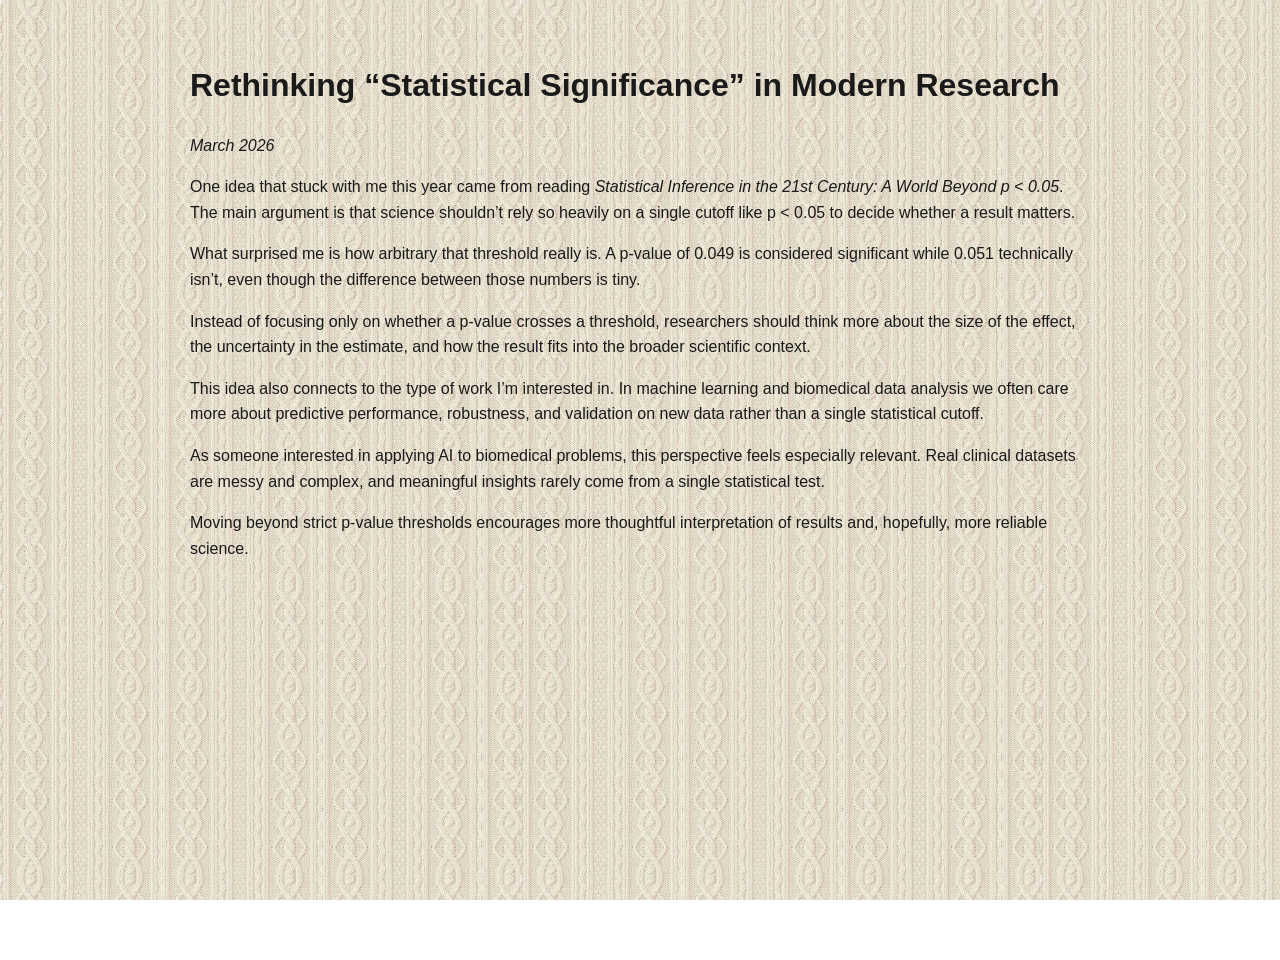
<file: blog.html>
<!DOCTYPE html>
<html>
<head>
  <title>Rethinking Statistical Significance</title>
  <link rel="stylesheet" href="styles.css">
</head>

<body style="max-width:900px;margin:60px auto;font-family:Inter,sans-serif;line-height:1.6">

<h1>Rethinking “Statistical Significance” in Modern Research</h1>
<p><em>March 2026</em></p>

<p>
One idea that stuck with me this year came from reading
<i>Statistical Inference in the 21st Century: A World Beyond p &lt; 0.05</i>.
The main argument is that science shouldn’t rely so heavily on a single cutoff
like p &lt; 0.05 to decide whether a result matters.
</p>

<p>
What surprised me is how arbitrary that threshold really is. A p-value of
0.049 is considered significant while 0.051 technically isn’t, even though
the difference between those numbers is tiny.
</p>

<p>
Instead of focusing only on whether a p-value crosses a threshold,
researchers should think more about the size of the effect, the uncertainty
in the estimate, and how the result fits into the broader scientific context.
</p>

<p>
This idea also connects to the type of work I’m interested in. In machine
learning and biomedical data analysis we often care more about predictive
performance, robustness, and validation on new data rather than a single
statistical cutoff.
</p>

<p>
As someone interested in applying AI to biomedical problems, this perspective
feels especially relevant. Real clinical datasets are messy and complex, and
meaningful insights rarely come from a single statistical test.
</p>

<p>
Moving beyond strict p-value thresholds encourages more thoughtful
interpretation of results and, hopefully, more reliable science.
</p>

</body>
</html>
</file>
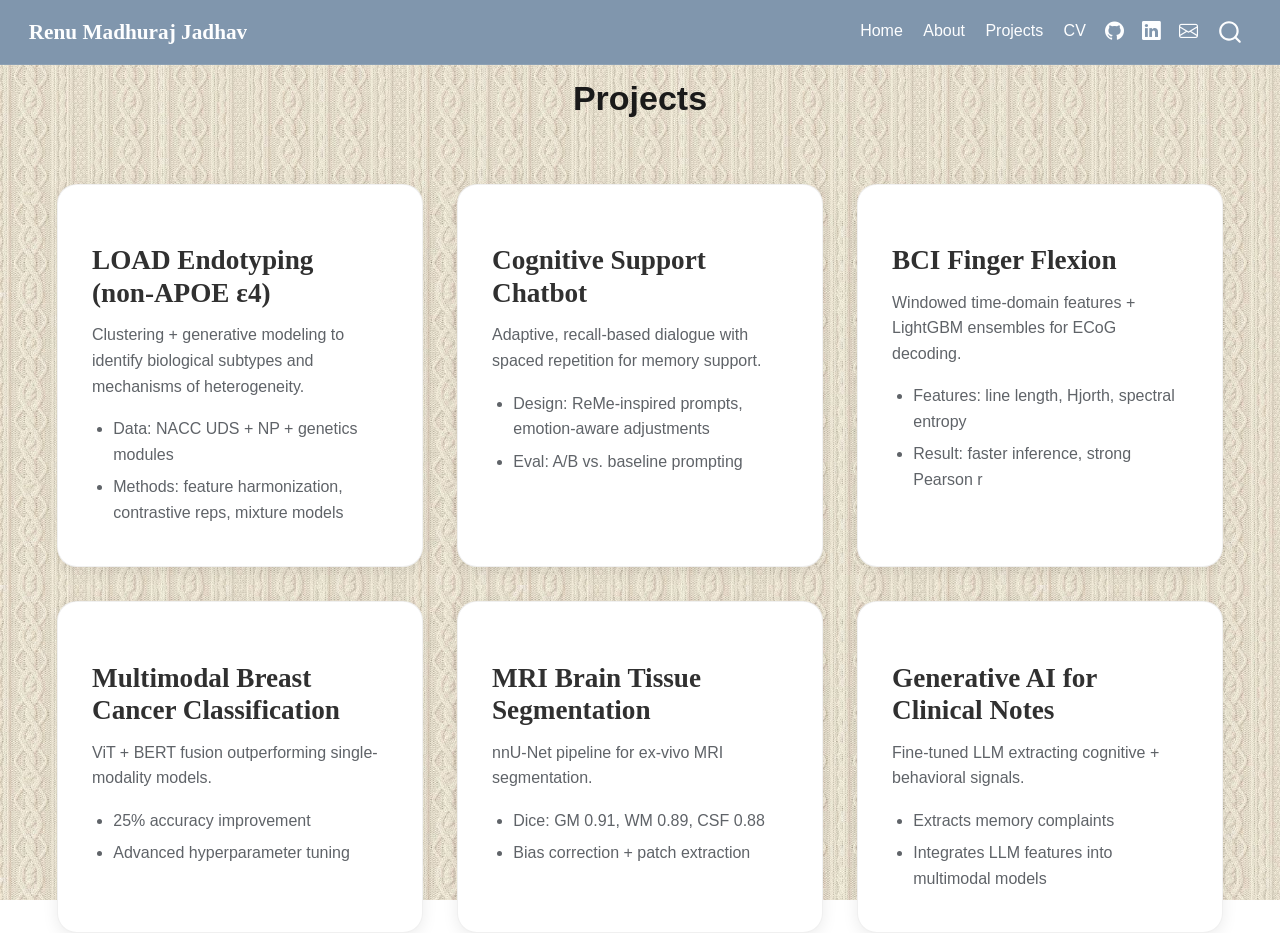
<file: projects.html>
<!DOCTYPE html>
<html xmlns="http://www.w3.org/1999/xhtml" lang="en" xml:lang="en"><head>

<meta charset="utf-8">
<meta name="generator" content="quarto-1.6.42">

<meta name="viewport" content="width=device-width, initial-scale=1.0, user-scalable=yes">


<title>Projects – Renu Madhuraj Jadhav</title>
<style>
code{white-space: pre-wrap;}
span.smallcaps{font-variant: small-caps;}
div.columns{display: flex; gap: min(4vw, 1.5em);}
div.column{flex: auto; overflow-x: auto;}
div.hanging-indent{margin-left: 1.5em; text-indent: -1.5em;}
ul.task-list{list-style: none;}
ul.task-list li input[type="checkbox"] {
  width: 0.8em;
  margin: 0 0.8em 0.2em -1em; /* quarto-specific, see https://github.com/quarto-dev/quarto-cli/issues/4556 */ 
  vertical-align: middle;
}
</style>


<script src="site_libs/quarto-nav/quarto-nav.js"></script>
<script src="site_libs/quarto-nav/headroom.min.js"></script>
<script src="site_libs/clipboard/clipboard.min.js"></script>
<script src="site_libs/quarto-search/autocomplete.umd.js"></script>
<script src="site_libs/quarto-search/fuse.min.js"></script>
<script src="site_libs/quarto-search/quarto-search.js"></script>
<meta name="quarto:offset" content="./">
<script src="site_libs/quarto-html/quarto.js"></script>
<script src="site_libs/quarto-html/popper.min.js"></script>
<script src="site_libs/quarto-html/tippy.umd.min.js"></script>
<script src="site_libs/quarto-html/anchor.min.js"></script>
<link href="site_libs/quarto-html/tippy.css" rel="stylesheet">
<link href="site_libs/quarto-html/quarto-syntax-highlighting-2f5df379a58b258e96c21c0638c20c03.css" rel="stylesheet" id="quarto-text-highlighting-styles">
<script src="site_libs/bootstrap/bootstrap.min.js"></script>
<link href="site_libs/bootstrap/bootstrap-icons.css" rel="stylesheet">
<link href="site_libs/bootstrap/bootstrap-0cb5735cee7cc8ae56ecf7c7052d4876.min.css" rel="stylesheet" append-hash="true" id="quarto-bootstrap" data-mode="light">
<script id="quarto-search-options" type="application/json">{
  "location": "navbar",
  "copy-button": false,
  "collapse-after": 3,
  "panel-placement": "end",
  "type": "overlay",
  "limit": 50,
  "keyboard-shortcut": [
    "f",
    "/",
    "s"
  ],
  "show-item-context": false,
  "language": {
    "search-no-results-text": "No results",
    "search-matching-documents-text": "matching documents",
    "search-copy-link-title": "Copy link to search",
    "search-hide-matches-text": "Hide additional matches",
    "search-more-match-text": "more match in this document",
    "search-more-matches-text": "more matches in this document",
    "search-clear-button-title": "Clear",
    "search-text-placeholder": "",
    "search-detached-cancel-button-title": "Cancel",
    "search-submit-button-title": "Submit",
    "search-label": "Search"
  }
}</script>


<link rel="stylesheet" href="styles.css">
</head>

<body class="nav-fixed fullcontent">

<div id="quarto-search-results"></div>
  <header id="quarto-header" class="headroom fixed-top">
    <nav class="navbar navbar-expand-lg " data-bs-theme="dark">
      <div class="navbar-container container-fluid">
      <div class="navbar-brand-container mx-auto">
    <a class="navbar-brand" href="./index.html">
    <span class="navbar-title">Renu Madhuraj Jadhav</span>
    </a>
  </div>
            <div id="quarto-search" class="" title="Search"></div>
          <button class="navbar-toggler" type="button" data-bs-toggle="collapse" data-bs-target="#navbarCollapse" aria-controls="navbarCollapse" role="menu" aria-expanded="false" aria-label="Toggle navigation" onclick="if (window.quartoToggleHeadroom) { window.quartoToggleHeadroom(); }">
  <span class="navbar-toggler-icon"></span>
</button>
          <div class="collapse navbar-collapse" id="navbarCollapse">
            <ul class="navbar-nav navbar-nav-scroll ms-auto">
  <li class="nav-item">
    <a class="nav-link" href="./index.html"> 
<span class="menu-text">Home</span></a>
  </li>  
  <li class="nav-item">
    <a class="nav-link" href="./about.html"> 
<span class="menu-text">About</span></a>
  </li>  
  <li class="nav-item">
    <a class="nav-link active" href="./projects.html" aria-current="page"> 
<span class="menu-text">Projects</span></a>
  </li>  
  <li class="nav-item">
    <a class="nav-link" href="./cv.pdf"> 
<span class="menu-text">CV</span></a>
  </li>  
  <li class="nav-item compact">
    <a class="nav-link" href="https://github.com/renujadhav"> <i class="bi bi-github" role="img" aria-label="GitHub">
</i> 
<span class="menu-text"></span></a>
  </li>  
  <li class="nav-item compact">
    <a class="nav-link" href="https://linkedin.com/in/renumadhurajjadhav"> <i class="bi bi-linkedin" role="img" aria-label="LinkedIn">
</i> 
<span class="menu-text"></span></a>
  </li>  
  <li class="nav-item compact">
    <a class="nav-link" href="mailto:renu.m.jadhav01@gmail@com"> <i class="bi bi-envelope" role="img" aria-label="Email">
</i> 
<span class="menu-text"></span></a>
  </li>  
</ul>
          </div> <!-- /navcollapse -->
            <div class="quarto-navbar-tools">
</div>
      </div> <!-- /container-fluid -->
    </nav>
</header>
<!-- content -->
<div id="quarto-content" class="quarto-container page-layout-custom page-navbar">
<!-- sidebar -->
<!-- margin-sidebar -->
<!-- main -->

<header id="title-block-header" class="quarto-title-block default">
<div class="quarto-title">
<h1 class="title">Projects</h1>
</div>



<div class="quarto-title-meta">

    
  
    
  </div>
  


</header>


<div class="proj-grid">
  <div class="proj-card">
    <h3>LOAD Endotyping (non‑APOE ε4)</h3>
    <p>Clustering + generative modeling to identify biological subtypes and mechanisms of heterogeneity.</p>
    <ul class="bullets">
      <li>Data: NACC UDS + NP + genetics modules</li>
      <li>Methods: feature harmonization, contrastive reps, mixture models</li>
    </ul>
  </div>
  
  <div class="proj-card">
    <h3>Cognitive Support Chatbot</h3>
    <p>Adaptive, recall‑based dialogue with spaced repetition for memory support.</p>
    <ul class="bullets">
      <li>Design: ReMe‑inspired prompts, emotion‑aware adjustments</li>
      <li>Eval: A/B vs. baseline prompting</li>
    </ul>
  </div>
  
  <div class="proj-card">
    <h3>BCI Finger Flexion</h3>
    <p>Windowed time‑domain features + LightGBM ensembles for ECoG decoding.</p>
    <ul class="bullets">
      <li>Features: line length, Hjorth, spectral entropy</li>
      <li>Result: faster inference, strong Pearson r</li>
    </ul>
  </div>
  <div class="proj-card">
    <h3>Multimodal Breast Cancer Classification</h3>
    <p>ViT + BERT fusion outperforming single-modality models.</p>
    <ul class="bullets">
      <li>25% accuracy improvement</li>
      <li>Advanced hyperparameter tuning</li>
    </ul>
  </div>

  <div class="proj-card">
    <h3>MRI Brain Tissue Segmentation</h3>
    <p>nnU-Net pipeline for ex-vivo MRI segmentation.</p>
    <ul class="bullets">
      <li>Dice: GM 0.91, WM 0.89, CSF 0.88</li>
      <li>Bias correction + patch extraction</li>
    </ul>
  </div>

  <div class="proj-card">
    <h3>Generative AI for Clinical Notes</h3>
    <p>Fine-tuned LLM extracting cognitive + behavioral signals.</p>
    <ul class="bullets">
      <li>Extracts memory complaints</li>
      <li>Integrates LLM features into multimodal models</li>
    </ul>
  </div>

</div>




<script id="quarto-html-after-body" type="application/javascript">
window.document.addEventListener("DOMContentLoaded", function (event) {
  const toggleBodyColorMode = (bsSheetEl) => {
    const mode = bsSheetEl.getAttribute("data-mode");
    const bodyEl = window.document.querySelector("body");
    if (mode === "dark") {
      bodyEl.classList.add("quarto-dark");
      bodyEl.classList.remove("quarto-light");
    } else {
      bodyEl.classList.add("quarto-light");
      bodyEl.classList.remove("quarto-dark");
    }
  }
  const toggleBodyColorPrimary = () => {
    const bsSheetEl = window.document.querySelector("link#quarto-bootstrap");
    if (bsSheetEl) {
      toggleBodyColorMode(bsSheetEl);
    }
  }
  toggleBodyColorPrimary();  
  const icon = "";
  const anchorJS = new window.AnchorJS();
  anchorJS.options = {
    placement: 'right',
    icon: icon
  };
  anchorJS.add('.anchored');
  const isCodeAnnotation = (el) => {
    for (const clz of el.classList) {
      if (clz.startsWith('code-annotation-')) {                     
        return true;
      }
    }
    return false;
  }
  const onCopySuccess = function(e) {
    // button target
    const button = e.trigger;
    // don't keep focus
    button.blur();
    // flash "checked"
    button.classList.add('code-copy-button-checked');
    var currentTitle = button.getAttribute("title");
    button.setAttribute("title", "Copied!");
    let tooltip;
    if (window.bootstrap) {
      button.setAttribute("data-bs-toggle", "tooltip");
      button.setAttribute("data-bs-placement", "left");
      button.setAttribute("data-bs-title", "Copied!");
      tooltip = new bootstrap.Tooltip(button, 
        { trigger: "manual", 
          customClass: "code-copy-button-tooltip",
          offset: [0, -8]});
      tooltip.show();    
    }
    setTimeout(function() {
      if (tooltip) {
        tooltip.hide();
        button.removeAttribute("data-bs-title");
        button.removeAttribute("data-bs-toggle");
        button.removeAttribute("data-bs-placement");
      }
      button.setAttribute("title", currentTitle);
      button.classList.remove('code-copy-button-checked');
    }, 1000);
    // clear code selection
    e.clearSelection();
  }
  const getTextToCopy = function(trigger) {
      const codeEl = trigger.previousElementSibling.cloneNode(true);
      for (const childEl of codeEl.children) {
        if (isCodeAnnotation(childEl)) {
          childEl.remove();
        }
      }
      return codeEl.innerText;
  }
  const clipboard = new window.ClipboardJS('.code-copy-button:not([data-in-quarto-modal])', {
    text: getTextToCopy
  });
  clipboard.on('success', onCopySuccess);
  if (window.document.getElementById('quarto-embedded-source-code-modal')) {
    const clipboardModal = new window.ClipboardJS('.code-copy-button[data-in-quarto-modal]', {
      text: getTextToCopy,
      container: window.document.getElementById('quarto-embedded-source-code-modal')
    });
    clipboardModal.on('success', onCopySuccess);
  }
    var localhostRegex = new RegExp(/^(?:http|https):\/\/localhost\:?[0-9]*\//);
    var mailtoRegex = new RegExp(/^mailto:/);
      var filterRegex = new RegExp('/' + window.location.host + '/');
    var isInternal = (href) => {
        return filterRegex.test(href) || localhostRegex.test(href) || mailtoRegex.test(href);
    }
    // Inspect non-navigation links and adorn them if external
 	var links = window.document.querySelectorAll('a[href]:not(.nav-link):not(.navbar-brand):not(.toc-action):not(.sidebar-link):not(.sidebar-item-toggle):not(.pagination-link):not(.no-external):not([aria-hidden]):not(.dropdown-item):not(.quarto-navigation-tool):not(.about-link)');
    for (var i=0; i<links.length; i++) {
      const link = links[i];
      if (!isInternal(link.href)) {
        // undo the damage that might have been done by quarto-nav.js in the case of
        // links that we want to consider external
        if (link.dataset.originalHref !== undefined) {
          link.href = link.dataset.originalHref;
        }
      }
    }
  function tippyHover(el, contentFn, onTriggerFn, onUntriggerFn) {
    const config = {
      allowHTML: true,
      maxWidth: 500,
      delay: 100,
      arrow: false,
      appendTo: function(el) {
          return el.parentElement;
      },
      interactive: true,
      interactiveBorder: 10,
      theme: 'quarto',
      placement: 'bottom-start',
    };
    if (contentFn) {
      config.content = contentFn;
    }
    if (onTriggerFn) {
      config.onTrigger = onTriggerFn;
    }
    if (onUntriggerFn) {
      config.onUntrigger = onUntriggerFn;
    }
    window.tippy(el, config); 
  }
  const noterefs = window.document.querySelectorAll('a[role="doc-noteref"]');
  for (var i=0; i<noterefs.length; i++) {
    const ref = noterefs[i];
    tippyHover(ref, function() {
      // use id or data attribute instead here
      let href = ref.getAttribute('data-footnote-href') || ref.getAttribute('href');
      try { href = new URL(href).hash; } catch {}
      const id = href.replace(/^#\/?/, "");
      const note = window.document.getElementById(id);
      if (note) {
        return note.innerHTML;
      } else {
        return "";
      }
    });
  }
  const xrefs = window.document.querySelectorAll('a.quarto-xref');
  const processXRef = (id, note) => {
    // Strip column container classes
    const stripColumnClz = (el) => {
      el.classList.remove("page-full", "page-columns");
      if (el.children) {
        for (const child of el.children) {
          stripColumnClz(child);
        }
      }
    }
    stripColumnClz(note)
    if (id === null || id.startsWith('sec-')) {
      // Special case sections, only their first couple elements
      const container = document.createElement("div");
      if (note.children && note.children.length > 2) {
        container.appendChild(note.children[0].cloneNode(true));
        for (let i = 1; i < note.children.length; i++) {
          const child = note.children[i];
          if (child.tagName === "P" && child.innerText === "") {
            continue;
          } else {
            container.appendChild(child.cloneNode(true));
            break;
          }
        }
        if (window.Quarto?.typesetMath) {
          window.Quarto.typesetMath(container);
        }
        return container.innerHTML
      } else {
        if (window.Quarto?.typesetMath) {
          window.Quarto.typesetMath(note);
        }
        return note.innerHTML;
      }
    } else {
      // Remove any anchor links if they are present
      const anchorLink = note.querySelector('a.anchorjs-link');
      if (anchorLink) {
        anchorLink.remove();
      }
      if (window.Quarto?.typesetMath) {
        window.Quarto.typesetMath(note);
      }
      if (note.classList.contains("callout")) {
        return note.outerHTML;
      } else {
        return note.innerHTML;
      }
    }
  }
  for (var i=0; i<xrefs.length; i++) {
    const xref = xrefs[i];
    tippyHover(xref, undefined, function(instance) {
      instance.disable();
      let url = xref.getAttribute('href');
      let hash = undefined; 
      if (url.startsWith('#')) {
        hash = url;
      } else {
        try { hash = new URL(url).hash; } catch {}
      }
      if (hash) {
        const id = hash.replace(/^#\/?/, "");
        const note = window.document.getElementById(id);
        if (note !== null) {
          try {
            const html = processXRef(id, note.cloneNode(true));
            instance.setContent(html);
          } finally {
            instance.enable();
            instance.show();
          }
        } else {
          // See if we can fetch this
          fetch(url.split('#')[0])
          .then(res => res.text())
          .then(html => {
            const parser = new DOMParser();
            const htmlDoc = parser.parseFromString(html, "text/html");
            const note = htmlDoc.getElementById(id);
            if (note !== null) {
              const html = processXRef(id, note);
              instance.setContent(html);
            } 
          }).finally(() => {
            instance.enable();
            instance.show();
          });
        }
      } else {
        // See if we can fetch a full url (with no hash to target)
        // This is a special case and we should probably do some content thinning / targeting
        fetch(url)
        .then(res => res.text())
        .then(html => {
          const parser = new DOMParser();
          const htmlDoc = parser.parseFromString(html, "text/html");
          const note = htmlDoc.querySelector('main.content');
          if (note !== null) {
            // This should only happen for chapter cross references
            // (since there is no id in the URL)
            // remove the first header
            if (note.children.length > 0 && note.children[0].tagName === "HEADER") {
              note.children[0].remove();
            }
            const html = processXRef(null, note);
            instance.setContent(html);
          } 
        }).finally(() => {
          instance.enable();
          instance.show();
        });
      }
    }, function(instance) {
    });
  }
      let selectedAnnoteEl;
      const selectorForAnnotation = ( cell, annotation) => {
        let cellAttr = 'data-code-cell="' + cell + '"';
        let lineAttr = 'data-code-annotation="' +  annotation + '"';
        const selector = 'span[' + cellAttr + '][' + lineAttr + ']';
        return selector;
      }
      const selectCodeLines = (annoteEl) => {
        const doc = window.document;
        const targetCell = annoteEl.getAttribute("data-target-cell");
        const targetAnnotation = annoteEl.getAttribute("data-target-annotation");
        const annoteSpan = window.document.querySelector(selectorForAnnotation(targetCell, targetAnnotation));
        const lines = annoteSpan.getAttribute("data-code-lines").split(",");
        const lineIds = lines.map((line) => {
          return targetCell + "-" + line;
        })
        let top = null;
        let height = null;
        let parent = null;
        if (lineIds.length > 0) {
            //compute the position of the single el (top and bottom and make a div)
            const el = window.document.getElementById(lineIds[0]);
            top = el.offsetTop;
            height = el.offsetHeight;
            parent = el.parentElement.parentElement;
          if (lineIds.length > 1) {
            const lastEl = window.document.getElementById(lineIds[lineIds.length - 1]);
            const bottom = lastEl.offsetTop + lastEl.offsetHeight;
            height = bottom - top;
          }
          if (top !== null && height !== null && parent !== null) {
            // cook up a div (if necessary) and position it 
            let div = window.document.getElementById("code-annotation-line-highlight");
            if (div === null) {
              div = window.document.createElement("div");
              div.setAttribute("id", "code-annotation-line-highlight");
              div.style.position = 'absolute';
              parent.appendChild(div);
            }
            div.style.top = top - 2 + "px";
            div.style.height = height + 4 + "px";
            div.style.left = 0;
            let gutterDiv = window.document.getElementById("code-annotation-line-highlight-gutter");
            if (gutterDiv === null) {
              gutterDiv = window.document.createElement("div");
              gutterDiv.setAttribute("id", "code-annotation-line-highlight-gutter");
              gutterDiv.style.position = 'absolute';
              const codeCell = window.document.getElementById(targetCell);
              const gutter = codeCell.querySelector('.code-annotation-gutter');
              gutter.appendChild(gutterDiv);
            }
            gutterDiv.style.top = top - 2 + "px";
            gutterDiv.style.height = height + 4 + "px";
          }
          selectedAnnoteEl = annoteEl;
        }
      };
      const unselectCodeLines = () => {
        const elementsIds = ["code-annotation-line-highlight", "code-annotation-line-highlight-gutter"];
        elementsIds.forEach((elId) => {
          const div = window.document.getElementById(elId);
          if (div) {
            div.remove();
          }
        });
        selectedAnnoteEl = undefined;
      };
        // Handle positioning of the toggle
    window.addEventListener(
      "resize",
      throttle(() => {
        elRect = undefined;
        if (selectedAnnoteEl) {
          selectCodeLines(selectedAnnoteEl);
        }
      }, 10)
    );
    function throttle(fn, ms) {
    let throttle = false;
    let timer;
      return (...args) => {
        if(!throttle) { // first call gets through
            fn.apply(this, args);
            throttle = true;
        } else { // all the others get throttled
            if(timer) clearTimeout(timer); // cancel #2
            timer = setTimeout(() => {
              fn.apply(this, args);
              timer = throttle = false;
            }, ms);
        }
      };
    }
      // Attach click handler to the DT
      const annoteDls = window.document.querySelectorAll('dt[data-target-cell]');
      for (const annoteDlNode of annoteDls) {
        annoteDlNode.addEventListener('click', (event) => {
          const clickedEl = event.target;
          if (clickedEl !== selectedAnnoteEl) {
            unselectCodeLines();
            const activeEl = window.document.querySelector('dt[data-target-cell].code-annotation-active');
            if (activeEl) {
              activeEl.classList.remove('code-annotation-active');
            }
            selectCodeLines(clickedEl);
            clickedEl.classList.add('code-annotation-active');
          } else {
            // Unselect the line
            unselectCodeLines();
            clickedEl.classList.remove('code-annotation-active');
          }
        });
      }
  const findCites = (el) => {
    const parentEl = el.parentElement;
    if (parentEl) {
      const cites = parentEl.dataset.cites;
      if (cites) {
        return {
          el,
          cites: cites.split(' ')
        };
      } else {
        return findCites(el.parentElement)
      }
    } else {
      return undefined;
    }
  };
  var bibliorefs = window.document.querySelectorAll('a[role="doc-biblioref"]');
  for (var i=0; i<bibliorefs.length; i++) {
    const ref = bibliorefs[i];
    const citeInfo = findCites(ref);
    if (citeInfo) {
      tippyHover(citeInfo.el, function() {
        var popup = window.document.createElement('div');
        citeInfo.cites.forEach(function(cite) {
          var citeDiv = window.document.createElement('div');
          citeDiv.classList.add('hanging-indent');
          citeDiv.classList.add('csl-entry');
          var biblioDiv = window.document.getElementById('ref-' + cite);
          if (biblioDiv) {
            citeDiv.innerHTML = biblioDiv.innerHTML;
          }
          popup.appendChild(citeDiv);
        });
        return popup.innerHTML;
      });
    }
  }
});
</script>
</div> <!-- /content -->




</body></html>
</file>
<file: site_libs/quarto-html/tippy.css>
.tippy-box[data-animation=fade][data-state=hidden]{opacity:0}[data-tippy-root]{max-width:calc(100vw - 10px)}.tippy-box{position:relative;background-color:#333;color:#fff;border-radius:4px;font-size:14px;line-height:1.4;white-space:normal;outline:0;transition-property:transform,visibility,opacity}.tippy-box[data-placement^=top]>.tippy-arrow{bottom:0}.tippy-box[data-placement^=top]>.tippy-arrow:before{bottom:-7px;left:0;border-width:8px 8px 0;border-top-color:initial;transform-origin:center top}.tippy-box[data-placement^=bottom]>.tippy-arrow{top:0}.tippy-box[data-placement^=bottom]>.tippy-arrow:before{top:-7px;left:0;border-width:0 8px 8px;border-bottom-color:initial;transform-origin:center bottom}.tippy-box[data-placement^=left]>.tippy-arrow{right:0}.tippy-box[data-placement^=left]>.tippy-arrow:before{border-width:8px 0 8px 8px;border-left-color:initial;right:-7px;transform-origin:center left}.tippy-box[data-placement^=right]>.tippy-arrow{left:0}.tippy-box[data-placement^=right]>.tippy-arrow:before{left:-7px;border-width:8px 8px 8px 0;border-right-color:initial;transform-origin:center right}.tippy-box[data-inertia][data-state=visible]{transition-timing-function:cubic-bezier(.54,1.5,.38,1.11)}.tippy-arrow{width:16px;height:16px;color:#333}.tippy-arrow:before{content:"";position:absolute;border-color:transparent;border-style:solid}.tippy-content{position:relative;padding:5px 9px;z-index:1}
</file>
<file: site_libs/quarto-html/quarto-syntax-highlighting-2f5df379a58b258e96c21c0638c20c03.css>
/* quarto syntax highlight colors */
:root {
  --quarto-hl-ot-color: #003B4F;
  --quarto-hl-at-color: #657422;
  --quarto-hl-ss-color: #20794D;
  --quarto-hl-an-color: #5E5E5E;
  --quarto-hl-fu-color: #4758AB;
  --quarto-hl-st-color: #20794D;
  --quarto-hl-cf-color: #003B4F;
  --quarto-hl-op-color: #5E5E5E;
  --quarto-hl-er-color: #AD0000;
  --quarto-hl-bn-color: #AD0000;
  --quarto-hl-al-color: #AD0000;
  --quarto-hl-va-color: #111111;
  --quarto-hl-bu-color: inherit;
  --quarto-hl-ex-color: inherit;
  --quarto-hl-pp-color: #AD0000;
  --quarto-hl-in-color: #5E5E5E;
  --quarto-hl-vs-color: #20794D;
  --quarto-hl-wa-color: #5E5E5E;
  --quarto-hl-do-color: #5E5E5E;
  --quarto-hl-im-color: #00769E;
  --quarto-hl-ch-color: #20794D;
  --quarto-hl-dt-color: #AD0000;
  --quarto-hl-fl-color: #AD0000;
  --quarto-hl-co-color: #5E5E5E;
  --quarto-hl-cv-color: #5E5E5E;
  --quarto-hl-cn-color: #8f5902;
  --quarto-hl-sc-color: #5E5E5E;
  --quarto-hl-dv-color: #AD0000;
  --quarto-hl-kw-color: #003B4F;
}

/* other quarto variables */
:root {
  --quarto-font-monospace: SFMono-Regular, Menlo, Monaco, Consolas, "Liberation Mono", "Courier New", monospace;
}

pre > code.sourceCode > span {
  color: #003B4F;
}

code span {
  color: #003B4F;
}

code.sourceCode > span {
  color: #003B4F;
}

div.sourceCode,
div.sourceCode pre.sourceCode {
  color: #003B4F;
}

code span.ot {
  color: #003B4F;
  font-style: inherit;
}

code span.at {
  color: #657422;
  font-style: inherit;
}

code span.ss {
  color: #20794D;
  font-style: inherit;
}

code span.an {
  color: #5E5E5E;
  font-style: inherit;
}

code span.fu {
  color: #4758AB;
  font-style: inherit;
}

code span.st {
  color: #20794D;
  font-style: inherit;
}

code span.cf {
  color: #003B4F;
  font-weight: bold;
  font-style: inherit;
}

code span.op {
  color: #5E5E5E;
  font-style: inherit;
}

code span.er {
  color: #AD0000;
  font-style: inherit;
}

code span.bn {
  color: #AD0000;
  font-style: inherit;
}

code span.al {
  color: #AD0000;
  font-style: inherit;
}

code span.va {
  color: #111111;
  font-style: inherit;
}

code span.bu {
  font-style: inherit;
}

code span.ex {
  font-style: inherit;
}

code span.pp {
  color: #AD0000;
  font-style: inherit;
}

code span.in {
  color: #5E5E5E;
  font-style: inherit;
}

code span.vs {
  color: #20794D;
  font-style: inherit;
}

code span.wa {
  color: #5E5E5E;
  font-style: italic;
}

code span.do {
  color: #5E5E5E;
  font-style: italic;
}

code span.im {
  color: #00769E;
  font-style: inherit;
}

code span.ch {
  color: #20794D;
  font-style: inherit;
}

code span.dt {
  color: #AD0000;
  font-style: inherit;
}

code span.fl {
  color: #AD0000;
  font-style: inherit;
}

code span.co {
  color: #5E5E5E;
  font-style: inherit;
}

code span.cv {
  color: #5E5E5E;
  font-style: italic;
}

code span.cn {
  color: #8f5902;
  font-style: inherit;
}

code span.sc {
  color: #5E5E5E;
  font-style: inherit;
}

code span.dv {
  color: #AD0000;
  font-style: inherit;
}

code span.kw {
  color: #003B4F;
  font-weight: bold;
  font-style: inherit;
}

.prevent-inlining {
  content: "</";
}

/*# sourceMappingURL=35eb38a806ee71ea6d2563be2308c832.css.map */
</file>
<file: styles.css>
/* ------------------------------------------------------
   GLOBAL BACKGROUND IMAGE
------------------------------------------------------ */
html, body {
  height: 100%;
  margin: 0;
  background: url("images/knit.jpg") top left / 520px repeat fixed !important;
  font-family: "Inter", sans-serif;
  color: var(--text-primary);
  line-height: 1.6;
  font-size: 16px;
}

/* ------------------------------------------------------
   REMOVE QUARTO DEFAULT WHITE BOXES
------------------------------------------------------ */
main.quarto-container,
#quarto-content,
.page-content,
.quarto-title-block,
.quarto-document-content,
body > .nav-fixed,
body > .container-fluid {
  background: transparent !important;
  box-shadow: none !important;
}

/* ------------------------------------------------------
   VARIABLES (NO SCSS, PURE CSS)
------------------------------------------------------ */
:root {
  --paper: #ffffff;
  --text-primary: #1a1a1a;
  --text-secondary: #5f6368;
  --accent: #768e78;
  --accent-light: #c6c09c;
  --accent-hover: #ebdec0;
  --border: rgba(0,0,0,0.06);
  --shadow-sm: 0 2px 8px rgba(0,0,0,0.06);
  --shadow-md: 0 4px 16px rgba(0,0,0,0.08);
  --shadow-lg: 0 8px 24px rgba(0,0,0,0.12);
}

/* ------------------------------------------------------
   DARK MODE VARIABLES
------------------------------------------------------ */
[data-bs-theme="dark"] {
  --paper: #1a1d24;
  --text-primary: #f1f3f5;
  --text-secondary: #9ca3af;
  --accent: #818cf8;
  --accent-light: #312e81;
  --accent-hover: #a5b4fc;
  --border: rgba(255,255,255,0.1);
}

/* ------------------------------------------------------
   NAVBAR
------------------------------------------------------ */
.navbar {
  background: #8096ad !important;
  backdrop-filter: blur(4px);
  border-bottom: 1px solid var(--border);
}

.navbar-brand {
  font-family: "Playfair Display", serif;
  font-weight: 700;
}

/* ------------------------------------------------------
   HERO SECTION
------------------------------------------------------ */
.hero-section {
  padding: 5rem 1rem;
  background: transparent;
  display: flex;
  justify-content: center;
  align-items: center;
}

.hero-content {
  max-width: 1100px;
  display: flex;
  gap: 3rem;
  flex-wrap: wrap;
  justify-content: center;
  align-items: center;
}

.hero-photo-card {
  background: var(--paper);
  padding: 1rem;
  border-radius: 20px;
  border: 1px solid var(--border);
  box-shadow: var(--shadow-lg);
}

.hero-photo-clean {
  width: 330px;
  border-radius: 16px;
  object-fit: cover;
}

.hero-name {
  font-family: "Playfair Display", serif;
  font-size: 2.8rem;
  margin-bottom: .5rem;
}

.hero-title {
  font-size: 1.3rem;
  color: var(--accent);
  font-weight: 600;
}

.hero-tagline {
  color: var(--text-secondary);
  font-size: 1.1rem;
  margin-bottom: 2rem;
}



/* ------------------------------------------------------
   BUTTONS
------------------------------------------------------ */
.btn-primary,
.btn-ghost {
  display: inline-flex;
  align-items: center;
  padding: 0.85rem 1.5rem;
  border-radius: 12px;
  text-decoration: none;
  font-weight: 600;
}

.btn-primary {
  background: var(--accent);
  color: white;
}

.btn-primary:hover {
  background: var(--accent-hover);
}

.btn-ghost {
  border: 2px solid var(--accent);
  color: var(--accent);
}

.btn-ghost:hover {
  background: var(--accent-light);
}
.link {
  display: inline-block;
  padding: 0.6rem 1.2rem;
  background: var(--accent);
  color: white !important;
  border-radius: 10px;
  font-weight: 600;
  text-decoration: none;
  box-shadow: var(--shadow-sm);
  transition: 0.2s ease;
}

.link:hover {
  background: var(--accent-hover);
  transform: translateY(-2px);
  box-shadow: var(--shadow-md);
}

/* ------------------------------------------------------
   CARDS
------------------------------------------------------ */
.cards {
  max-width: 1200px;
  margin: 3rem auto;
  display: grid;
  gap: 2rem;
  grid-template-columns: 1fr 1fr;
}

.card {
  background: rgba(255,255,255,0.92);
  border-radius: 24px;
  padding: 2.4rem;
  border: none;
  box-shadow: 0 6px 18px rgba(0,0,0,0.10);
  backdrop-filter: blur(4px);
}
.card:hover {
  transform: translateY(-6px);
  box-shadow: 0 10px 28px rgba(0,0,0,0.18);
}

.card p {
  color: var(--text-secondary);
}
.about-card {
  background: white;
  padding: 2rem 2.5rem;
  border-radius: 1.5rem;
  max-width: 900px;
  margin: 2rem auto;
  box-shadow: 0 4px 25px rgba(0, 0, 0, 0.15);
  line-height: 1.55;
}
/*******************************************************
  🎨 PROJECT GRID + PROJECT CARD STYLES
********************************************************/
.proj-grid {
  max-width: 1200px;
  margin: 3rem auto;
  display: grid;
  gap: 2rem;
  grid-template-columns: repeat(auto-fit, minmax(320px, 1fr));
  padding: 0 1rem;
}

.proj-card {
  background: var(--paper);
  border-radius: 20px;
  padding: 2rem;
  border: 1px solid var(--border);
  box-shadow: var(--shadow-md);
  transition: all 0.3s ease;
}

.proj-card:hover {
  transform: translateY(-4px);
  box-shadow: var(--shadow-lg);
}

.proj-card h3 {
  font-size: 1.6rem;
  margin-bottom: 0.75rem;
  font-family: "Playfair Display", serif;
}

.proj-card p {
  color: var(--text-secondary);
  margin-bottom: 1rem;
}

.bullets {
  margin: 0.5rem 0 0 0;
  padding-left: 1.25rem;
}

.bullets li {
  margin-bottom: 0.4rem;
  color: var(--text-secondary);
}


/* ------------------------------------------------------
   RESPONSIVE
------------------------------------------------------ */
@media (max-width: 900px) {
  .hero-text, .hero-content {
    text-align: center;
  }
}
.quarto-title-block .title,
#title-block-header .title,
.quarto-title-block.default .title {
  text-align: center !important;
  width: 100%;
}
</file>
